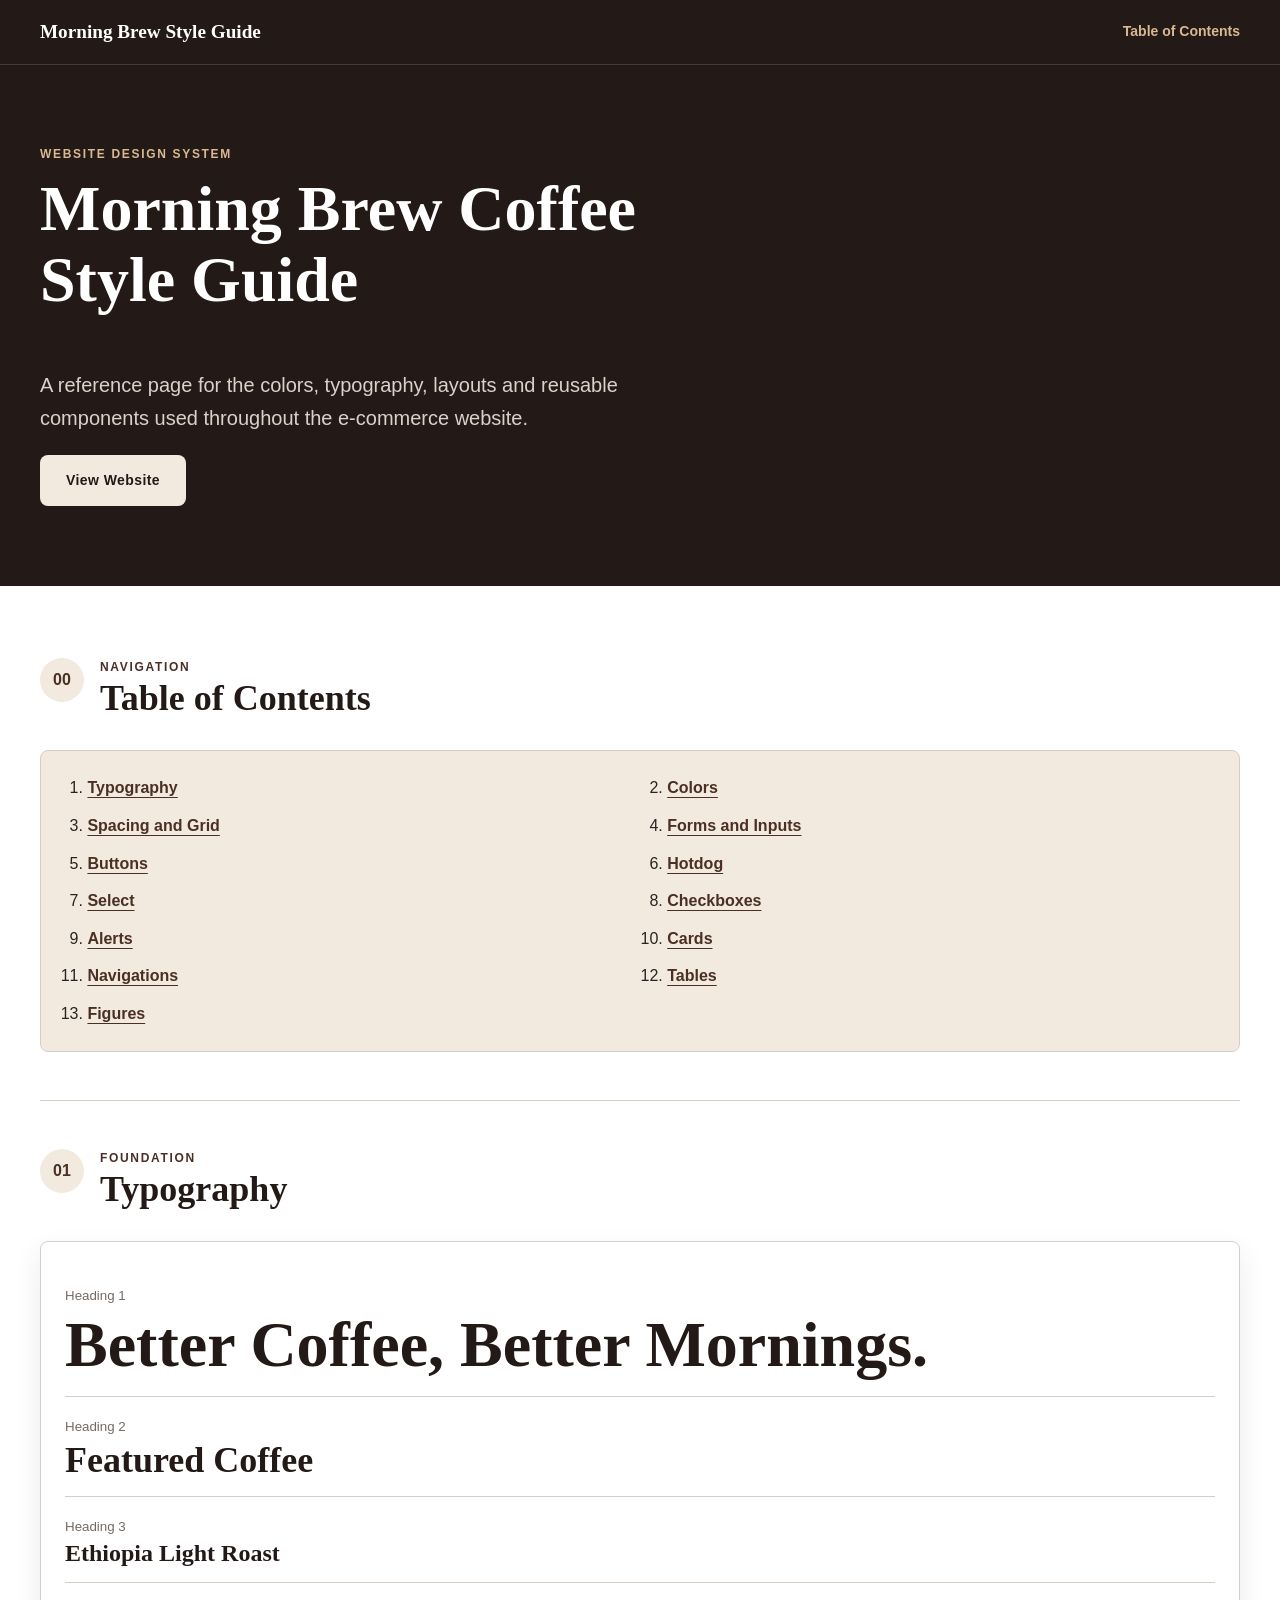
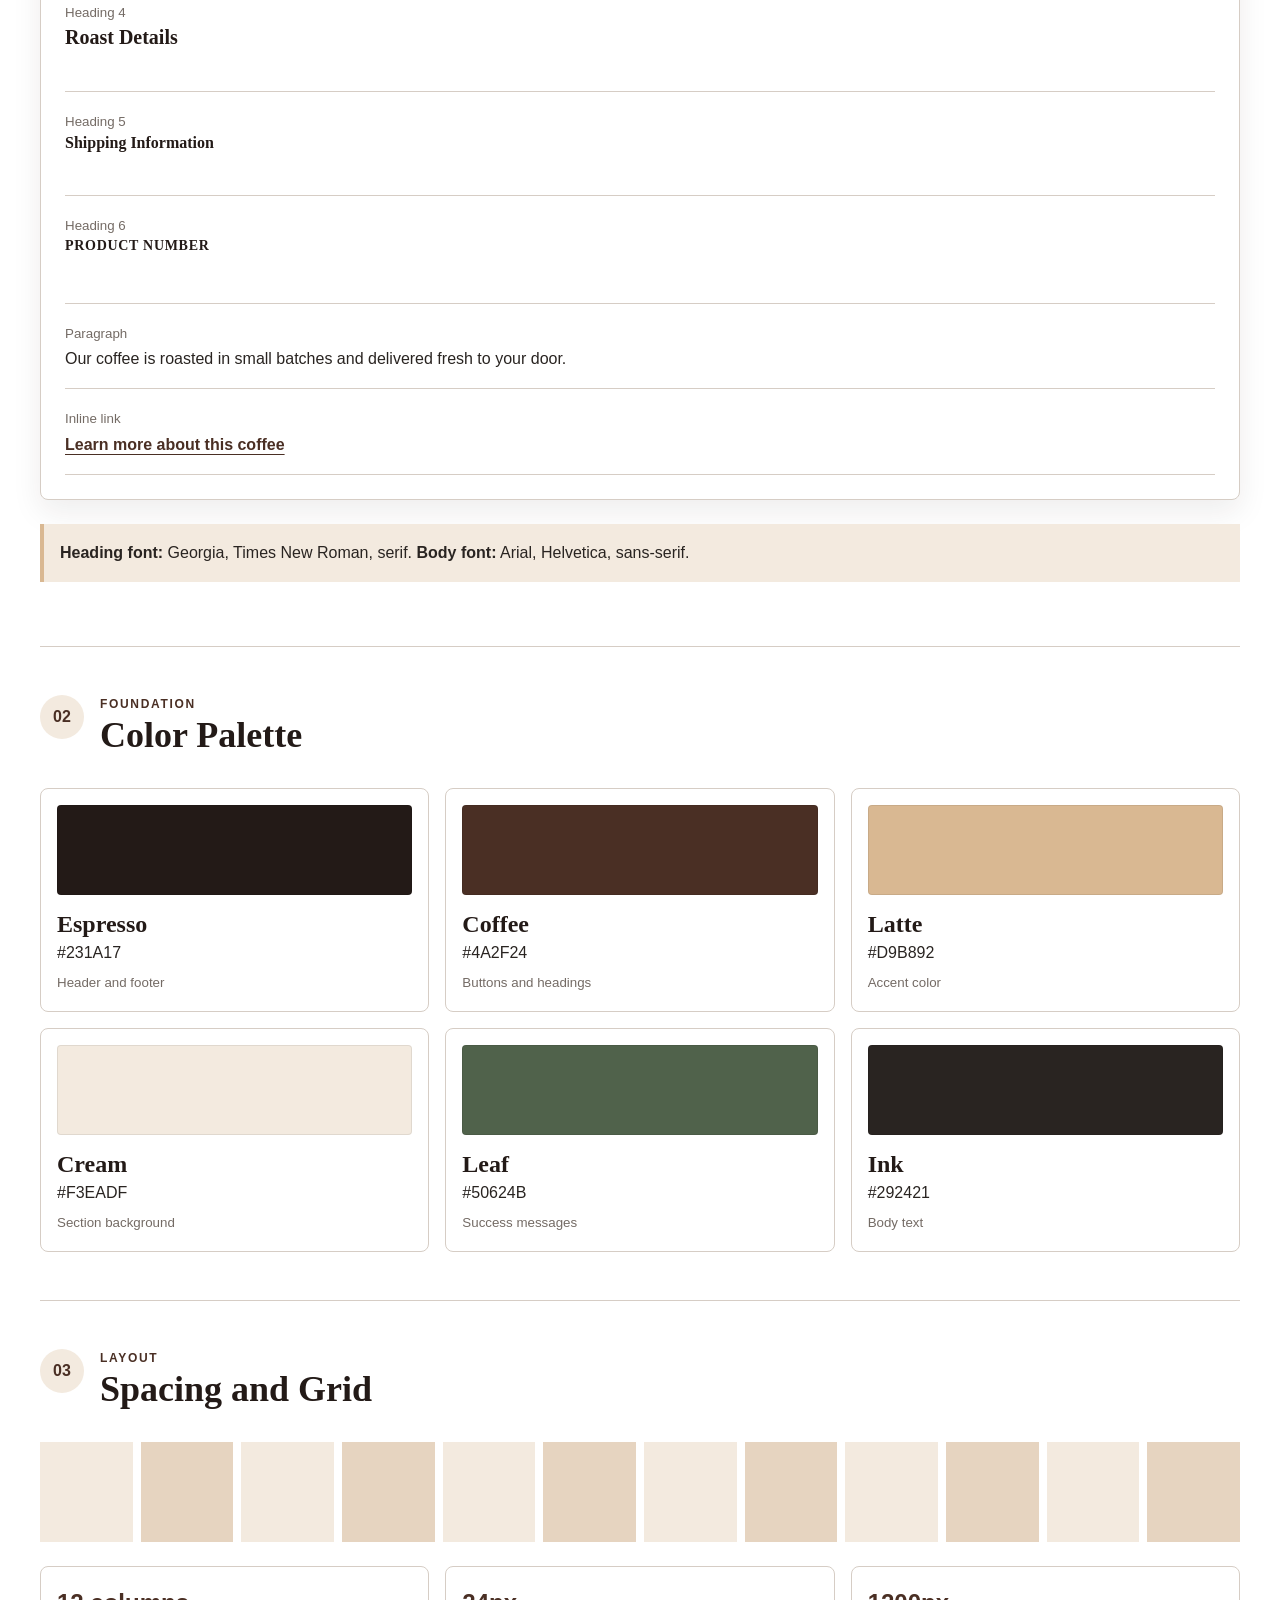
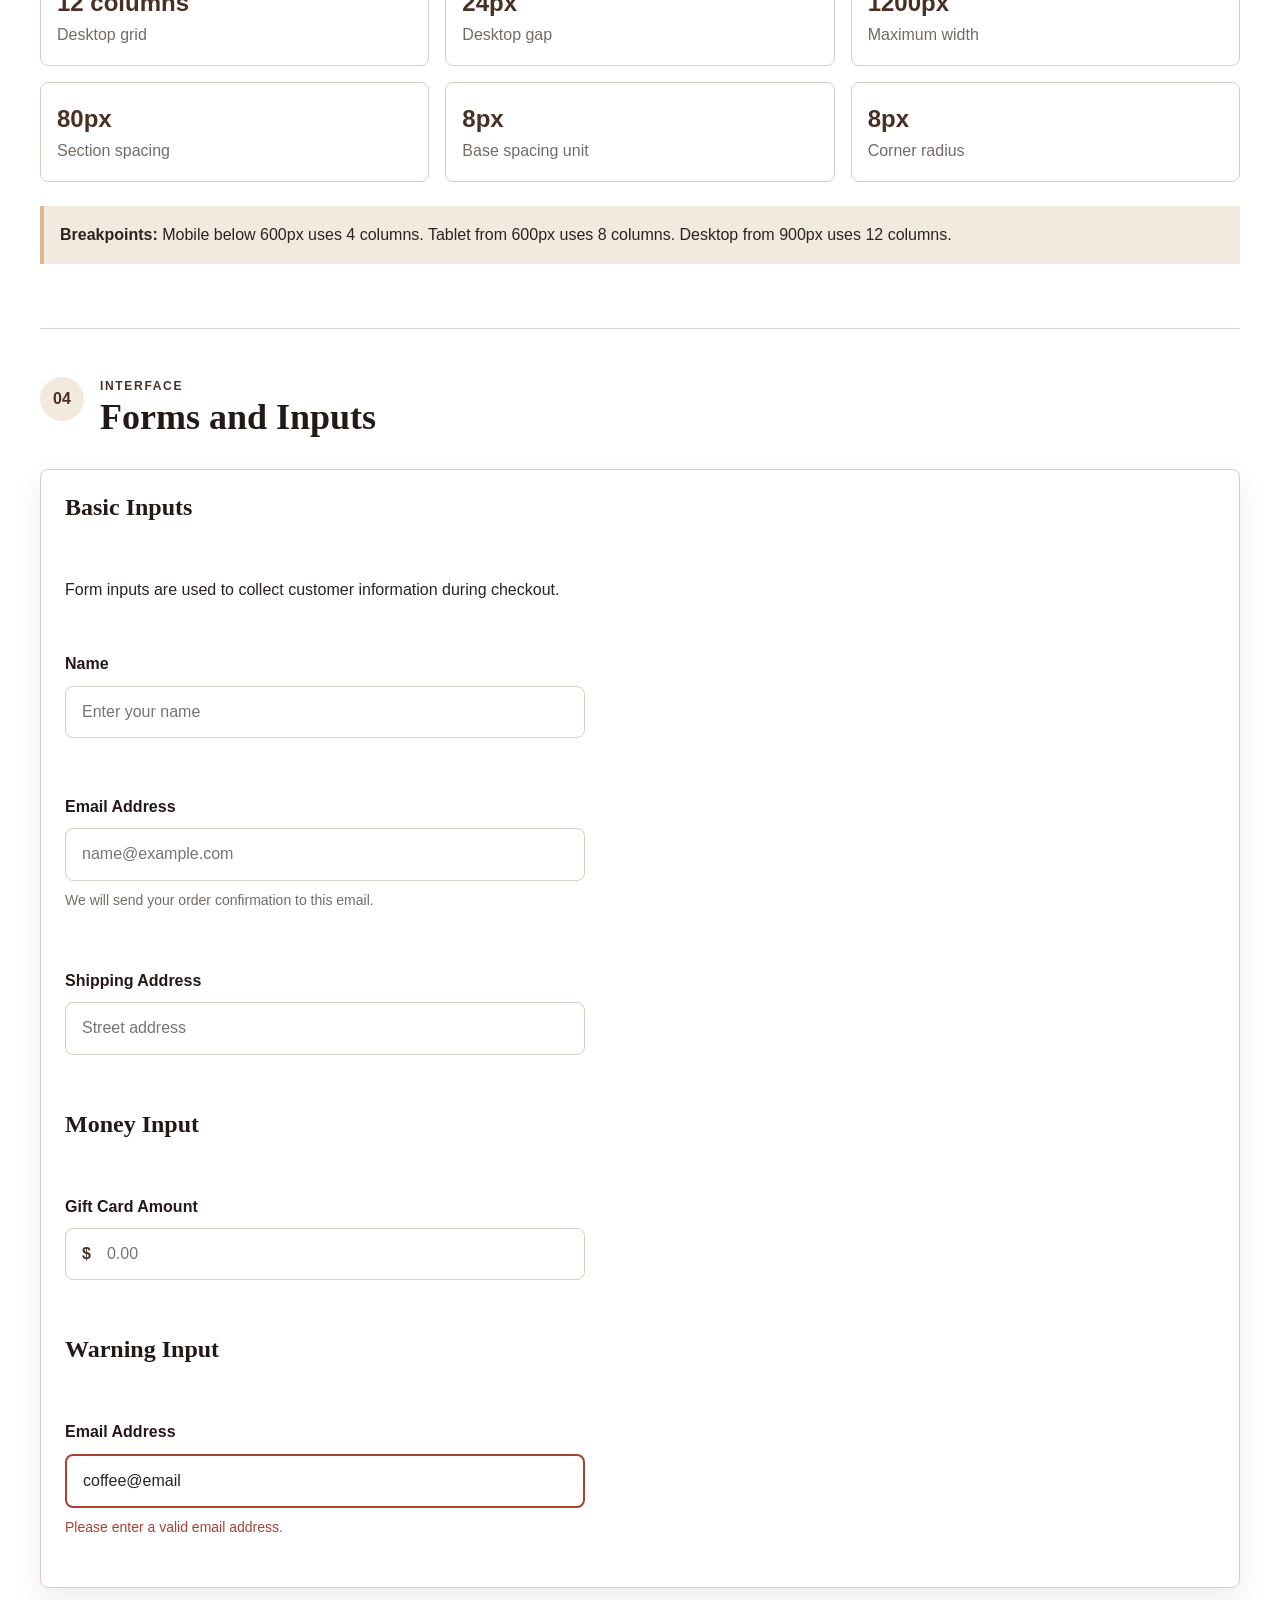
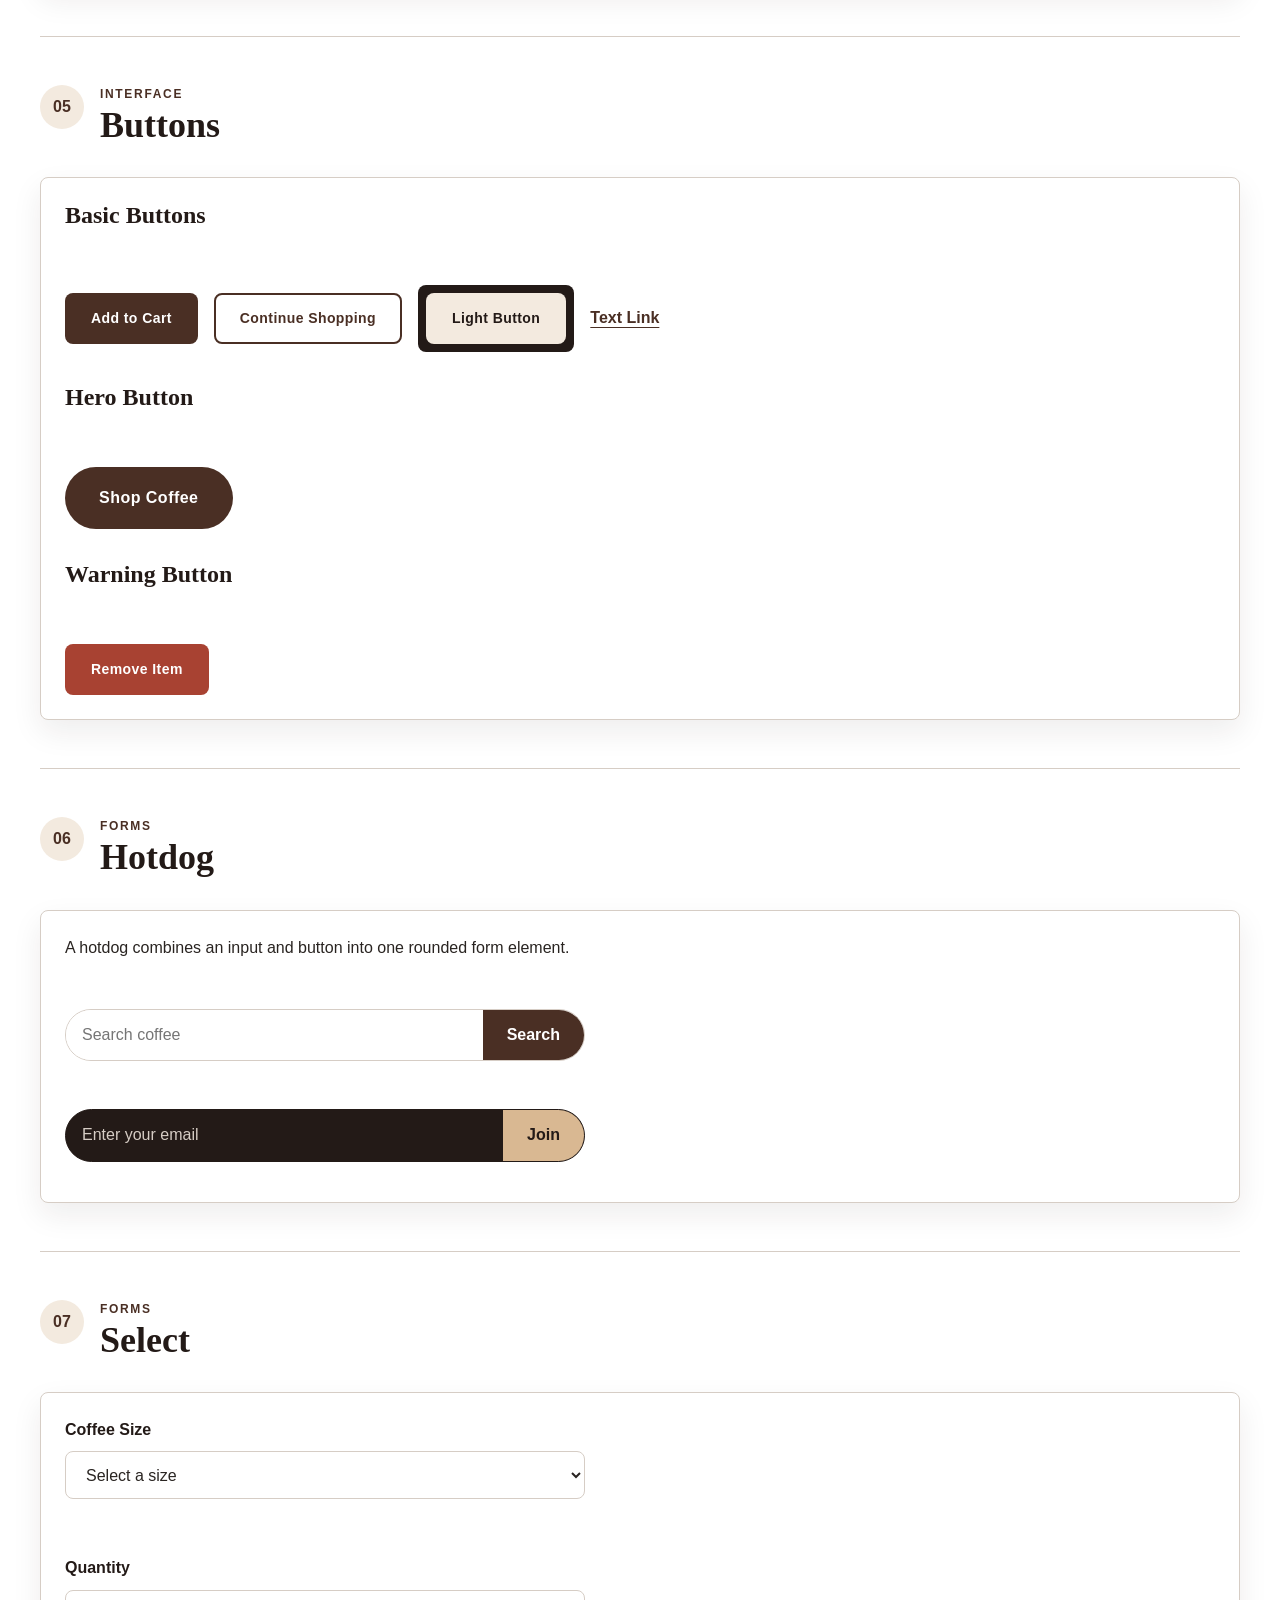
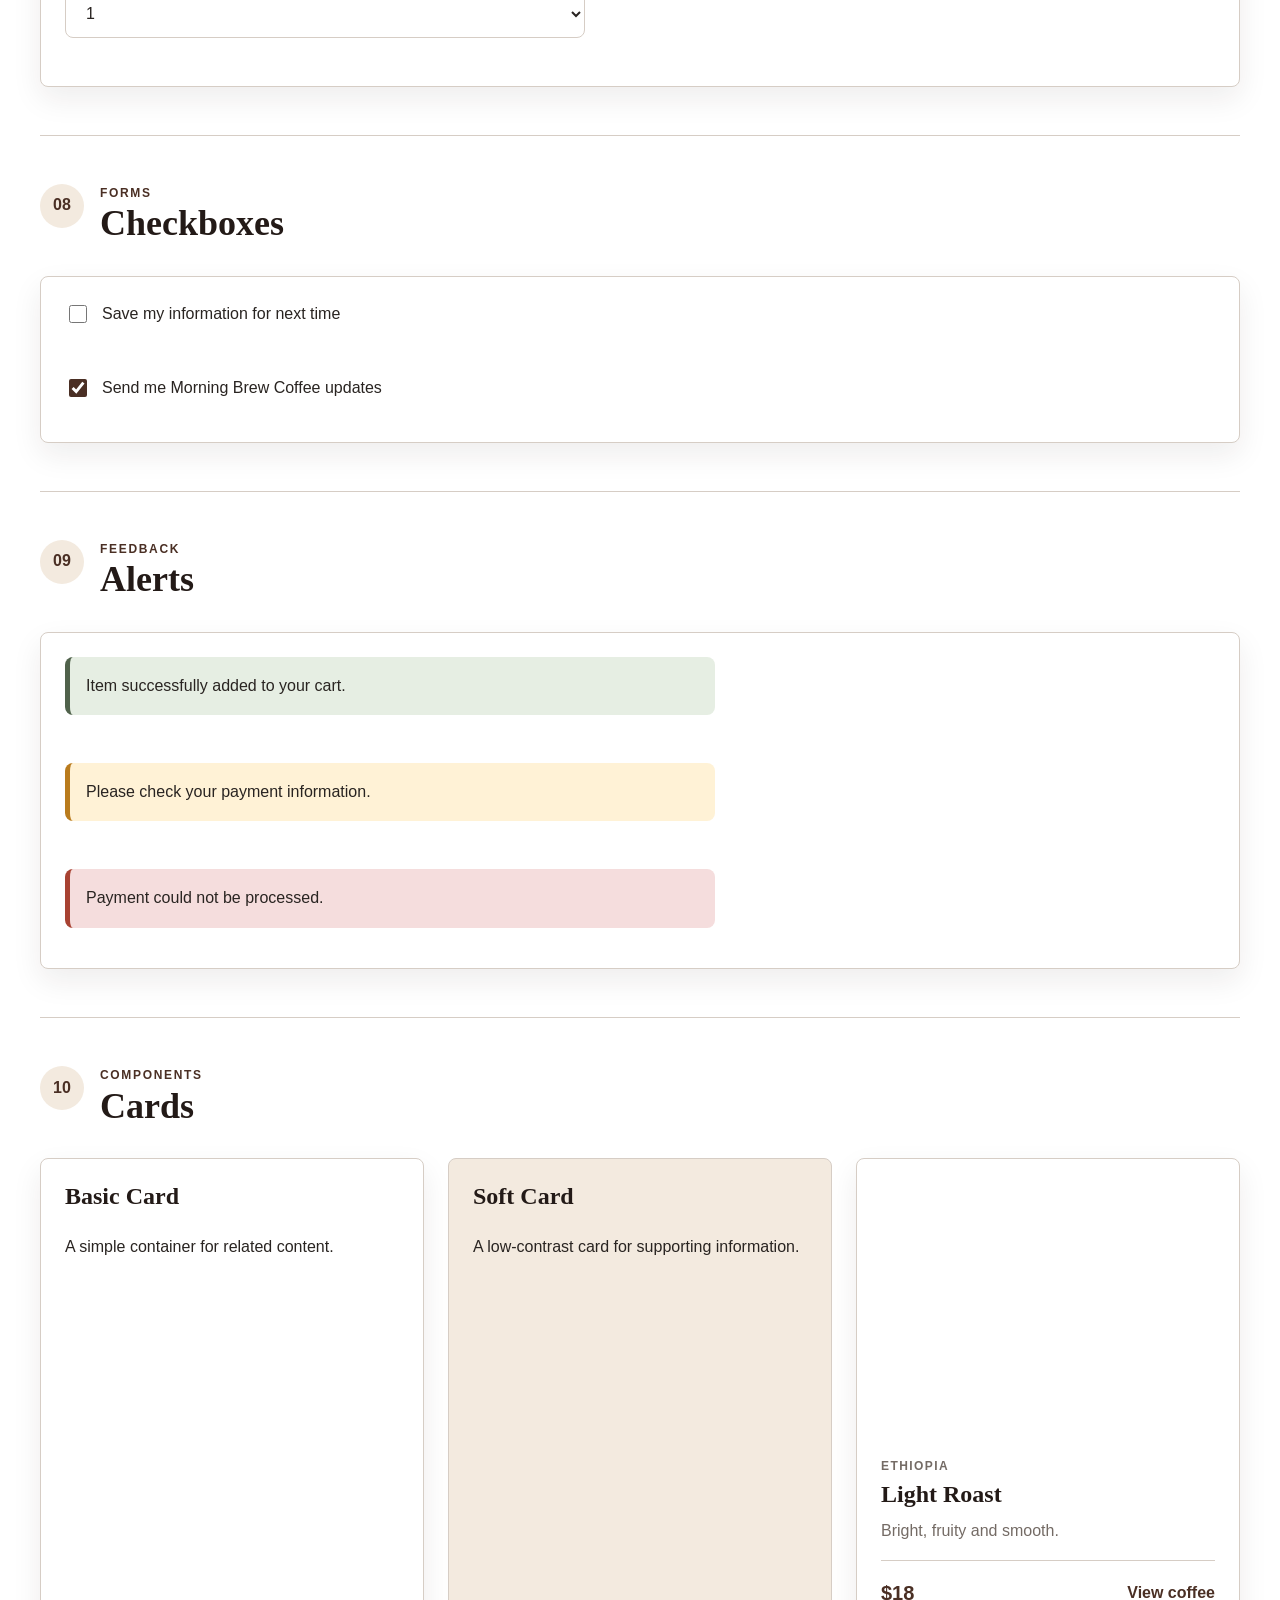
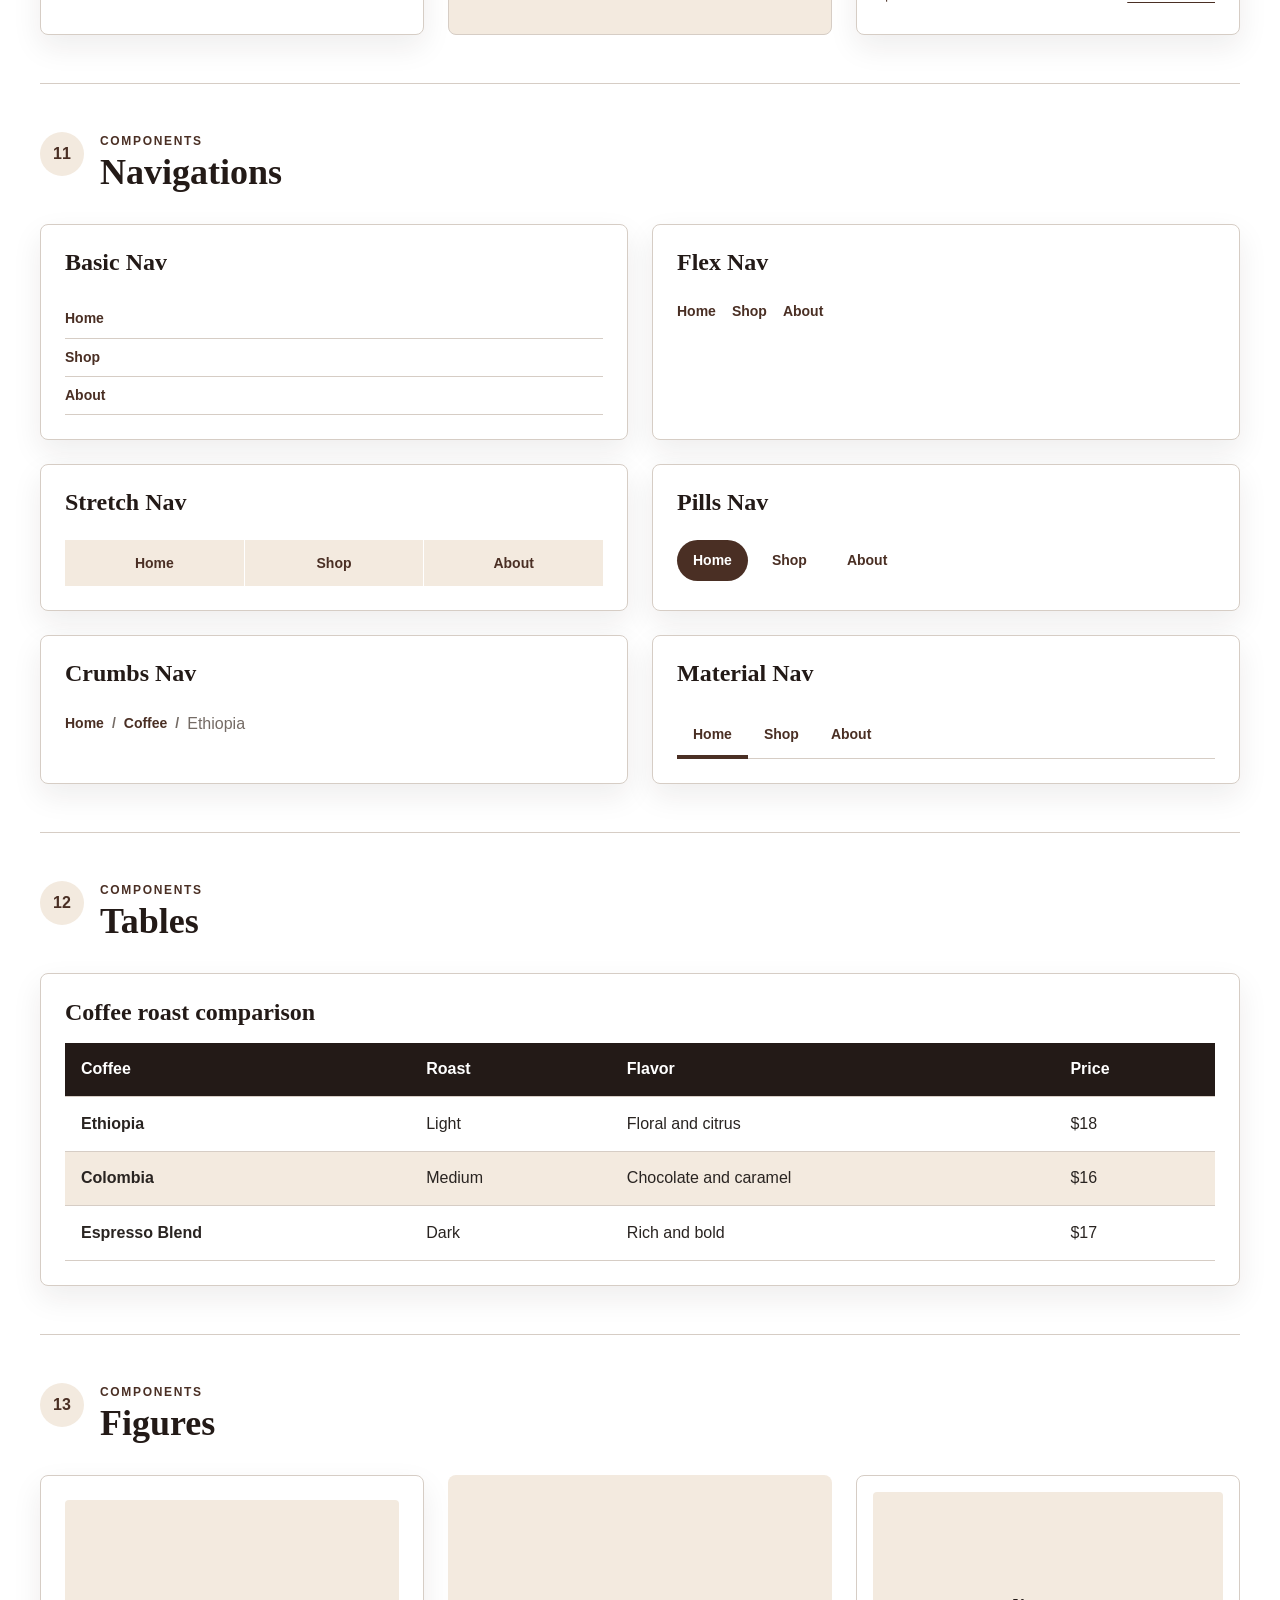
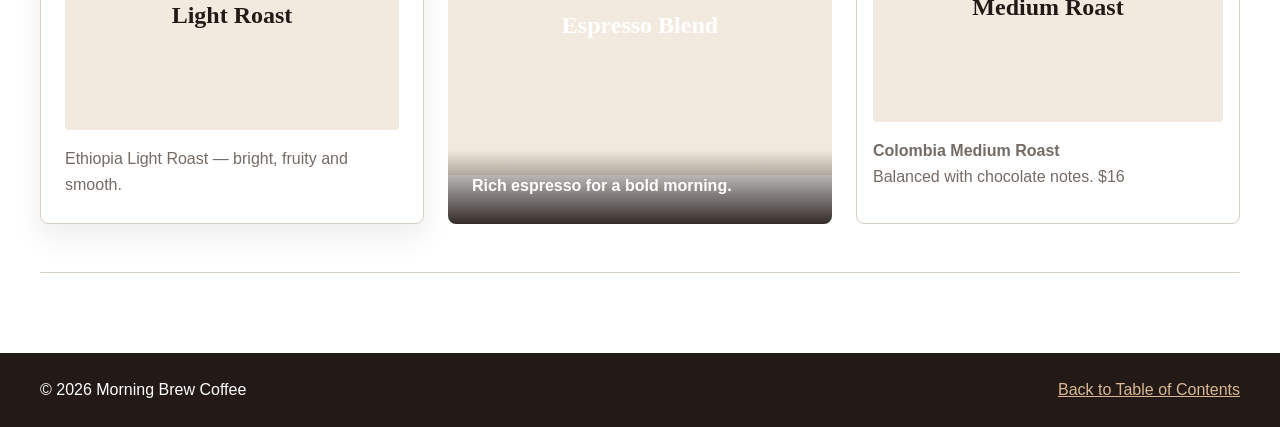
<file: hu.ken/styleguide/index.html>
<!DOCTYPE html>
<html lang="en">

<head>
    <meta charset="UTF-8">
    <meta name="viewport" content="width=device-width, initial-scale=1.0">

    <title>Morning Brew Coffee Style Guide</title>

    <link rel="stylesheet" href="../lib/css/styleguide.css">
    <link rel="stylesheet" href="../css/storetheme.css">
</head>


<body class="style-guide-page">

    <header class="style-guide-header">
        <div class="container style-guide-header-layout">

            <a class="style-guide-brand" href="../index.html">
                Morning Brew Style Guide
            </a>

            <nav class="nav nav-flex" aria-label="Style guide navigation">
                <a href="#table-of-contents">Table of Contents</a>
            </nav>

        </div>
    </header>


    <main>

        <!-- HERO -->

        <section class="style-guide-hero">
            <div class="container">

                <p class="eyebrow eyebrow-light">Website design system</p>

                <h1>
                    Morning Brew Coffee<br>
                    Style Guide
                </h1>

                <p>
                    A reference page for the colors, typography, layouts
                    and reusable components used throughout the e-commerce website.
                </p>

                <a class="button button-light" href="../index.html">
                    View Website
                </a>

            </div>
        </section>


        <div class="container style-guide-main">


            <!-- TABLE OF CONTENTS -->

            <section class="guide-section" id="table-of-contents">

                <div class="guide-title">
                    <span>00</span>

                    <div>
                        <p class="eyebrow">Navigation</p>
                        <h2>Table of Contents</h2>
                    </div>
                </div>


                <nav class="toc card" aria-label="Table of contents">

                    <ol>
                        <li><a href="#typography">Typography</a></li>
                        <li><a href="#colors">Colors</a></li>
                        <li><a href="#layout">Spacing and Grid</a></li>
                        <li><a href="#forms">Forms and Inputs</a></li>
                        <li><a href="#buttons">Buttons</a></li>
                        <li><a href="#hotdog">Hotdog</a></li>
                        <li><a href="#select">Select</a></li>
                        <li><a href="#checkboxes">Checkboxes</a></li>
                        <li><a href="#alerts">Alerts</a></li>
                        <li><a href="#cards">Cards</a></li>
                        <li><a href="#navigations">Navigations</a></li>
                        <li><a href="#tables">Tables</a></li>
                        <li><a href="#figures">Figures</a></li>
                    </ol>

                </nav>

            </section>



            <!-- TYPOGRAPHY -->

            <section class="guide-section" id="typography">

                <div class="guide-title">
                    <span>01</span>

                    <div>
                        <p class="eyebrow">Foundation</p>
                        <h2>Typography</h2>
                    </div>
                </div>


                <div class="card type-samples">

                    <div>
                        <small>Heading 1</small>
                        <h1>Better Coffee, Better Mornings.</h1>
                    </div>

                    <div>
                        <small>Heading 2</small>
                        <h2>Featured Coffee</h2>
                    </div>

                    <div>
                        <small>Heading 3</small>
                        <h3>Ethiopia Light Roast</h3>
                    </div>

                    <div>
                        <small>Heading 4</small>
                        <h4>Roast Details</h4>
                    </div>

                    <div>
                        <small>Heading 5</small>
                        <h5>Shipping Information</h5>
                    </div>

                    <div>
                        <small>Heading 6</small>
                        <h6>Product Number</h6>
                    </div>

                    <div>
                        <small>Paragraph</small>

                        <p>
                            Our coffee is roasted in small batches
                            and delivered fresh to your door.
                        </p>
                    </div>

                    <div>
                        <small>Inline link</small>

                        <p>
                            <a class="text-link" href="#">
                                Learn more about this coffee
                            </a>
                        </p>
                    </div>

                </div>


                <p class="guide-note">
                    <strong>Heading font:</strong>
                    Georgia, Times New Roman, serif.

                    <strong>Body font:</strong>
                    Arial, Helvetica, sans-serif.
                </p>

            </section>



            <!-- COLORS -->

            <section class="guide-section" id="colors">

                <div class="guide-title">
                    <span>02</span>

                    <div>
                        <p class="eyebrow">Foundation</p>
                        <h2>Color Palette</h2>
                    </div>
                </div>


                <div class="swatch-grid">

                    <article class="swatch">
                        <div style="background:#231A17"></div>
                        <h3>Espresso</h3>
                        <p>#231A17</p>
                        <small>Header and footer</small>
                    </article>


                    <article class="swatch">
                        <div style="background:#4A2F24"></div>
                        <h3>Coffee</h3>
                        <p>#4A2F24</p>
                        <small>Buttons and headings</small>
                    </article>


                    <article class="swatch">
                        <div style="background:#D9B892"></div>
                        <h3>Latte</h3>
                        <p>#D9B892</p>
                        <small>Accent color</small>
                    </article>


                    <article class="swatch">
                        <div style="background:#F3EADF"></div>
                        <h3>Cream</h3>
                        <p>#F3EADF</p>
                        <small>Section background</small>
                    </article>


                    <article class="swatch">
                        <div style="background:#50624B"></div>
                        <h3>Leaf</h3>
                        <p>#50624B</p>
                        <small>Success messages</small>
                    </article>


                    <article class="swatch">
                        <div style="background:#292421"></div>
                        <h3>Ink</h3>
                        <p>#292421</p>
                        <small>Body text</small>
                    </article>

                </div>

            </section>



            <!-- SPACING AND GRID -->

            <section class="guide-section" id="layout">

                <div class="guide-title">
                    <span>03</span>

                    <div>
                        <p class="eyebrow">Layout</p>
                        <h2>Spacing and Grid</h2>
                    </div>
                </div>


                <div class="grid-demo" aria-label="12 column grid">
                    <i></i>
                    <i></i>
                    <i></i>
                    <i></i>
                    <i></i>
                    <i></i>
                    <i></i>
                    <i></i>
                    <i></i>
                    <i></i>
                    <i></i>
                    <i></i>
                </div>


                <div class="token-grid">

                    <div>
                        <strong>12 columns</strong>
                        <span>Desktop grid</span>
                    </div>

                    <div>
                        <strong>24px</strong>
                        <span>Desktop gap</span>
                    </div>

                    <div>
                        <strong>1200px</strong>
                        <span>Maximum width</span>
                    </div>

                    <div>
                        <strong>80px</strong>
                        <span>Section spacing</span>
                    </div>

                    <div>
                        <strong>8px</strong>
                        <span>Base spacing unit</span>
                    </div>

                    <div>
                        <strong>8px</strong>
                        <span>Corner radius</span>
                    </div>

                </div>


                <p class="guide-note">
                    <strong>Breakpoints:</strong>
                    Mobile below 600px uses 4 columns.
                    Tablet from 600px uses 8 columns.
                    Desktop from 900px uses 12 columns.
                </p>

            </section>



            <!-- FORMS AND INPUTS -->

            <section class="guide-section" id="forms">

                <div class="guide-title">
                    <span>04</span>

                    <div>
                        <p class="eyebrow">Interface</p>
                        <h2>Forms and Inputs</h2>
                    </div>
                </div>


                <div class="card component-stack">

                    <h3>Basic Inputs</h3>

                    <p>
                        Form inputs are used to collect customer
                        information during checkout.
                    </p>


                    <div class="form-control">

                        <label for="customer-name">
                            Name
                        </label>

                        <input
                            class="form-input"
                            id="customer-name"
                            type="text"
                            placeholder="Enter your name"
                        >

                    </div>


                    <div class="form-control">

                        <label for="customer-email">
                            Email Address
                        </label>

                        <input
                            class="form-input"
                            id="customer-email"
                            type="email"
                            placeholder="name@example.com"
                        >

                        <small class="form-help">
                            We will send your order confirmation to this email.
                        </small>

                    </div>


                    <div class="form-control">

                        <label for="shipping-address">
                            Shipping Address
                        </label>

                        <input
                            class="form-input"
                            id="shipping-address"
                            type="text"
                            placeholder="Street address"
                        >

                    </div>



                    <h3>Money Input</h3>

                    <div class="form-control">

                        <label for="gift-amount">
                            Gift Card Amount
                        </label>

                        <div class="money-input">

                            <span>$</span>

                            <input
                                class="form-input"
                                id="gift-amount"
                                type="number"
                                placeholder="0.00"
                            >

                        </div>

                    </div>



                    <h3>Warning Input</h3>

                    <div class="form-control">

                        <label for="warning-email">
                            Email Address
                        </label>

                        <input
                            class="form-input input-warning"
                            id="warning-email"
                            type="email"
                            value="coffee@email"
                        >

                        <small class="warning-text">
                            Please enter a valid email address.
                        </small>

                    </div>

                </div>

            </section>



            <!-- BUTTONS -->

            <section class="guide-section" id="buttons">

                <div class="guide-title">
                    <span>05</span>

                    <div>
                        <p class="eyebrow">Interface</p>
                        <h2>Buttons</h2>
                    </div>
                </div>


                <div class="card component-stack">

                    <h3>Basic Buttons</h3>

                    <div class="component-row">

                        <a class="button button-primary" href="#">
                            Add to Cart
                        </a>

                        <a class="button button-secondary" href="#">
                            Continue Shopping
                        </a>

                        <span class="dark-sample">

                            <a class="button button-light" href="#">
                                Light Button
                            </a>

                        </span>

                        <a class="text-link" href="#">
                            Text Link
                        </a>

                    </div>



                    <h3>Hero Button</h3>

                    <div class="component-row">

                        <a class="button button-hero" href="#">
                            Shop Coffee
                        </a>

                    </div>



                    <h3>Warning Button</h3>

                    <div class="component-row">

                        <button class="button button-warning" type="button">
                            Remove Item
                        </button>

                    </div>

                </div>

            </section>



            <!-- HOTDOG -->

            <section class="guide-section" id="hotdog">

                <div class="guide-title">
                    <span>06</span>

                    <div>
                        <p class="eyebrow">Forms</p>
                        <h2>Hotdog</h2>
                    </div>
                </div>


                <div class="card component-stack">

                    <p>
                        A hotdog combines an input and button
                        into one rounded form element.
                    </p>


                    <form class="hotdog">

                        <input
                            type="search"
                            placeholder="Search coffee"
                            aria-label="Search coffee"
                        >

                        <button type="submit">
                            Search
                        </button>

                    </form>


                    <form class="hotdog hotdog-dark">

                        <input
                            type="email"
                            placeholder="Enter your email"
                            aria-label="Email address"
                        >

                        <button type="submit">
                            Join
                        </button>

                    </form>

                </div>

            </section>



            <!-- SELECT -->

            <section class="guide-section" id="select">

                <div class="guide-title">
                    <span>07</span>

                    <div>
                        <p class="eyebrow">Forms</p>
                        <h2>Select</h2>
                    </div>
                </div>


                <div class="card component-stack">

                    <div class="form-control">

                        <label for="coffee-size">
                            Coffee Size
                        </label>

                        <select
                            class="form-select"
                            id="coffee-size"
                        >

                            <option>Select a size</option>
                            <option>12 oz</option>
                            <option>16 oz</option>
                            <option>20 oz</option>

                        </select>

                    </div>


                    <div class="form-control">

                        <label for="quantity">
                            Quantity
                        </label>

                        <select
                            class="form-select"
                            id="quantity"
                        >

                            <option>1</option>
                            <option>2</option>
                            <option>3</option>
                            <option>4</option>

                        </select>

                    </div>

                </div>

            </section>



            <!-- CHECKBOXES -->

            <section class="guide-section" id="checkboxes">

                <div class="guide-title">
                    <span>08</span>

                    <div>
                        <p class="eyebrow">Forms</p>
                        <h2>Checkboxes</h2>
                    </div>
                </div>


                <div class="card component-stack">

                    <label class="checkbox-control">

                        <input type="checkbox">

                        <span>
                            Save my information for next time
                        </span>

                    </label>


                    <label class="checkbox-control">

                        <input type="checkbox" checked>

                        <span>
                            Send me Morning Brew Coffee updates
                        </span>

                    </label>

                </div>

            </section>



            <!-- ALERTS -->

            <section class="guide-section" id="alerts">

                <div class="guide-title">
                    <span>09</span>

                    <div>
                        <p class="eyebrow">Feedback</p>
                        <h2>Alerts</h2>
                    </div>
                </div>


                <div class="card component-stack">

                    <div class="alert alert-success">
                        Item successfully added to your cart.
                    </div>

                    <div class="alert alert-warning">
                        Please check your payment information.
                    </div>

                    <div class="alert alert-error">
                        Payment could not be processed.
                    </div>

                </div>

            </section>



            <!-- CARDS -->

            <section class="guide-section" id="cards">

                <div class="guide-title">
                    <span>10</span>

                    <div>
                        <p class="eyebrow">Components</p>
                        <h2>Cards</h2>
                    </div>
                </div>


                <div class="component-grid">

                    <article class="card">

                        <h3>Basic Card</h3>

                        <p>
                            A simple container for related content.
                        </p>

                    </article>


                    <article class="card card-soft">

                        <h3>Soft Card</h3>

                        <p>
                            A low-contrast card for supporting information.
                        </p>

                    </article>


                    <article class="card product-card">

                        <div class="product-image roast-light"></div>

                        <p class="product-origin">
                            Ethiopia
                        </p>

                        <h3>
                            Light Roast
                        </h3>

                        <p>
                            Bright, fruity and smooth.
                        </p>

                        <div class="card-footer">

                            <strong>$18</strong>

                            <a class="text-link" href="#">
                                View coffee
                            </a>

                        </div>

                    </article>

                </div>

            </section>



            <!-- NAVIGATIONS -->

            <section class="guide-section" id="navigations">

                <div class="guide-title">
                    <span>11</span>

                    <div>
                        <p class="eyebrow">Components</p>
                        <h2>Navigations</h2>
                    </div>
                </div>


                <div class="nav-examples">

                    <article class="card">

                        <h3>Basic Nav</h3>

                        <nav class="nav nav-basic">
                            <a href="#">Home</a>
                            <a href="#">Shop</a>
                            <a href="#">About</a>
                        </nav>

                    </article>


                    <article class="card">

                        <h3>Flex Nav</h3>

                        <nav class="nav nav-flex">
                            <a href="#">Home</a>
                            <a href="#">Shop</a>
                            <a href="#">About</a>
                        </nav>

                    </article>


                    <article class="card">

                        <h3>Stretch Nav</h3>

                        <nav class="nav nav-stretch">
                            <a href="#">Home</a>
                            <a href="#">Shop</a>
                            <a href="#">About</a>
                        </nav>

                    </article>


                    <article class="card">

                        <h3>Pills Nav</h3>

                        <nav class="nav nav-pills">
                            <a class="active" href="#">Home</a>
                            <a href="#">Shop</a>
                            <a href="#">About</a>
                        </nav>

                    </article>


                    <article class="card">

                        <h3>Crumbs Nav</h3>

                        <nav class="nav nav-crumbs" aria-label="Breadcrumb">
                            <a href="#">Home</a>
                            <a href="#">Coffee</a>
                            <span>Ethiopia</span>
                        </nav>

                    </article>


                    <article class="card">

                        <h3>Material Nav</h3>

                        <nav class="nav nav-material">
                            <a class="active" href="#">Home</a>
                            <a href="#">Shop</a>
                            <a href="#">About</a>
                        </nav>

                    </article>

                </div>

            </section>



            <!-- TABLES -->

            <section class="guide-section" id="tables">

                <div class="guide-title">
                    <span>12</span>

                    <div>
                        <p class="eyebrow">Components</p>
                        <h2>Tables</h2>
                    </div>
                </div>


                <div class="table-wrap card">

                    <table>

                        <caption>
                            Coffee roast comparison
                        </caption>


                        <thead>

                            <tr>
                                <th scope="col">Coffee</th>
                                <th scope="col">Roast</th>
                                <th scope="col">Flavor</th>
                                <th scope="col">Price</th>
                            </tr>

                        </thead>


                        <tbody>

                            <tr>
                                <th scope="row">Ethiopia</th>
                                <td>Light</td>
                                <td>Floral and citrus</td>
                                <td>$18</td>
                            </tr>

                            <tr>
                                <th scope="row">Colombia</th>
                                <td>Medium</td>
                                <td>Chocolate and caramel</td>
                                <td>$16</td>
                            </tr>

                            <tr>
                                <th scope="row">Espresso Blend</th>
                                <td>Dark</td>
                                <td>Rich and bold</td>
                                <td>$17</td>
                            </tr>

                        </tbody>

                    </table>

                </div>

            </section>



            <!-- FIGURES -->

            <section class="guide-section" id="figures">

                <div class="guide-title">
                    <span>13</span>

                    <div>
                        <p class="eyebrow">Components</p>
                        <h2>Figures</h2>
                    </div>
                </div>


                <div class="figure-grid">

                    <figure class="figure card">

                        <div class="figure-image roast-light">
                            <span>Light Roast</span>
                        </div>

                        <figcaption>
                            Ethiopia Light Roast — bright, fruity and smooth.
                        </figcaption>

                    </figure>


                    <figure class="figure figure-overlay">

                        <div class="figure-image roast-dark">
                            <span>Espresso Blend</span>
                        </div>

                        <figcaption>
                            Rich espresso for a bold morning.
                        </figcaption>

                    </figure>


                    <figure class="figure figure-product">

                        <div class="figure-image roast-medium">
                            <span>Medium Roast</span>
                        </div>

                        <figcaption>
                            <strong>Colombia Medium Roast</strong>
                            <br>
                            Balanced with chocolate notes. $16
                        </figcaption>

                    </figure>

                </div>

            </section>


        </div>

    </main>



    <footer class="site-footer">

        <div class="container footer-layout">

            <p>
                &copy; 2026 Morning Brew Coffee
            </p>

            <a href="#table-of-contents">
                Back to Table of Contents
            </a>

        </div>

    </footer>


</body>

</html>
</file>
<file: hu.ken/lib/css/styleguide.css>
/* Morning Brew Coffee Style Guide */

*, *::before, *::after { box-sizing: border-box; }

:root {
    --color-espresso: #231a17;
    --color-coffee: #4a2f24;
    --color-latte: #d9b892;
    --color-cream: #f3eadf;
    --color-leaf: #50624b;
    --color-ink: #292421;
    --color-muted: #746b65;
    --color-line: #d6cdc5;
    --color-white: #ffffff;

    --font-heading: Georgia, "Times New Roman", serif;
    --font-body: Arial, Helvetica, sans-serif;

    --text-xs: 0.75rem;
    --text-sm: 0.875rem;
    --text-base: 1rem;
    --text-lg: 1.25rem;
    --text-xl: 1.5rem;
    --text-2xl: 2.25rem;
    --text-3xl: 3rem;
    --text-display: 4rem;

    --space-1: 0.5rem;
    --space-2: 1rem;
    --space-3: 1.5rem;
    --space-4: 2rem;
    --space-5: 3rem;
    --space-6: 5rem;

    --radius-sm: 4px;
    --radius-md: 8px;
    --shadow-card: 0 12px 30px rgba(35, 26, 23, 0.08);
    --container-max: 1200px;
}

html { scroll-behavior: smooth; }
body { margin: 0; color: var(--color-ink); background: var(--color-white); font: 400 var(--text-base)/1.65 var(--font-body); }
h1, h2, h3, h4, h5, h6, p { margin-top: 0; }
h1, h2, h3, h4, h5, h6 { color: var(--color-espresso); font-family: var(--font-heading); line-height: 1.12; }
h1 { font-size: clamp(2.75rem, 7vw, var(--text-display)); }
h2 { font-size: clamp(2rem, 4vw, var(--text-2xl)); }
h3 { font-size: var(--text-xl); }
h4 { font-size: 1.25rem; }
h5 { font-size: 1rem; }
h6 { font-size: .875rem; letter-spacing: .05em; text-transform: uppercase; }
a { color: inherit; }
button, input { font: inherit; }

.container { width: min(calc(100% - 2rem), var(--container-max)); margin-inline: auto; }
.grid-12 { display: grid; grid-template-columns: repeat(4, minmax(0, 1fr)); gap: var(--space-2); }
.section { padding-block: var(--space-6); }
.eyebrow { margin-bottom: var(--space-1); color: var(--color-coffee); font-size: var(--text-xs); font-weight: 700; letter-spacing: 0.14em; text-transform: uppercase; }
.eyebrow-light { color: var(--color-latte); }
.sr-only { position: absolute; width: 1px; height: 1px; padding: 0; overflow: hidden; clip: rect(0,0,0,0); white-space: nowrap; border: 0; }

.button { display: inline-flex; min-height: 44px; align-items: center; justify-content: center; padding: 0.75rem 1.5rem; border: 2px solid transparent; border-radius: var(--radius-md); font-size: var(--text-sm); font-weight: 700; letter-spacing: 0.03em; text-decoration: none; cursor: pointer; transition: background-color 160ms ease, color 160ms ease, transform 160ms ease; }
.button:hover { transform: translateY(-2px); }
.button-primary { background: var(--color-coffee); color: var(--color-white); }
.button-primary:hover { background: var(--color-espresso); }
.button-secondary { border-color: var(--color-coffee); color: var(--color-coffee); background: transparent; }
.button-secondary:hover { background: var(--color-cream); }
.button-light { background: var(--color-cream); color: var(--color-espresso); }
.text-link { color: var(--color-coffee); font-weight: 700; text-underline-offset: 0.25rem; }

.card { padding: var(--space-3); border: 1px solid var(--color-line); border-radius: var(--radius-md); background: var(--color-white); box-shadow: var(--shadow-card); }
input { width: 100%; min-height: 48px; padding: 0.75rem 1rem; border: 1px solid var(--color-line); border-radius: var(--radius-md); color: var(--color-ink); background: var(--color-white); }
input:focus { outline: 3px solid rgba(217,184,146,.45); border-color: var(--color-coffee); }

@media (min-width: 600px) {
    .container { width: min(calc(100% - 3rem), var(--container-max)); }
    .grid-12 { grid-template-columns: repeat(8, minmax(0, 1fr)); gap: var(--space-3); }
}

@media (min-width: 900px) {
    .grid-12 { grid-template-columns: repeat(12, minmax(0, 1fr)); }
}

/* ========================================
   FORM COMPONENTS
======================================== */

.form-control {
    margin-bottom: var(--space-3);
}

.form-control label {
    display: block;
    margin-bottom: var(--space-1);
    color: var(--color-espresso);
    font-weight: 700;
}

.form-input,
.form-select {
    width: 100%;
    max-width: 520px;
    min-height: 48px;
    padding: 0.75rem 1rem;
    border: 1px solid var(--color-line);
    border-radius: var(--radius-md);
    background: var(--color-white);
    color: var(--color-ink);
    font: inherit;
}

.form-input:focus,
.form-select:focus {
    outline: 3px solid rgba(217, 184, 146, 0.45);
    border-color: var(--color-coffee);
}

.form-help {
    display: block;
    margin-top: var(--space-1);
    color: var(--color-muted);
    font-size: var(--text-sm);
}


/* MONEY INPUT */

.money-input {
    display: flex;
    align-items: center;
    width: 100%;
    max-width: 520px;
    border: 1px solid var(--color-line);
    border-radius: var(--radius-md);
    background: var(--color-white);
}

.money-input span {
    padding-left: 1rem;
    color: var(--color-coffee);
    font-weight: 700;
}

.money-input .form-input {
    border: 0;
    max-width: none;
}

.money-input .form-input:focus {
    outline: none;
}


/* WARNING INPUT */

.input-warning {
    border: 2px solid #a84232;
}

.warning-text {
    display: block;
    margin-top: var(--space-1);
    color: #a84232;
    font-size: var(--text-sm);
}


/* BUTTON VARIATIONS */

.button-hero {
    padding: 1rem 2rem;
    border-radius: 999px;
    background: var(--color-coffee);
    color: var(--color-white);
    font-size: var(--text-base);
}

.button-hero:hover {
    background: var(--color-espresso);
}

.button-warning {
    background: #a84232;
    color: var(--color-white);
}

.button-warning:hover {
    background: #863328;
}


/* HOTDOG */

.hotdog {
    display: flex;
    width: 100%;
    max-width: 520px;
    margin-bottom: var(--space-2);
    overflow: hidden;
    border: 1px solid var(--color-line);
    border-radius: 999px;
    background: var(--color-white);
}

.hotdog input {
    flex: 1;
    min-width: 0;
    border: 0;
    border-radius: 0;
    outline: none;
}

.hotdog input:focus {
    outline: none;
    border: 0;
}

.hotdog button {
    padding: 0.75rem 1.5rem;
    border: 0;
    background: var(--color-coffee);
    color: var(--color-white);
    font: inherit;
    font-weight: 700;
    cursor: pointer;
}

.hotdog-dark {
    border-color: var(--color-espresso);
    background: var(--color-espresso);
}

.hotdog-dark input {
    background: var(--color-espresso);
    color: var(--color-white);
}

.hotdog-dark input::placeholder {
    color: var(--color-line);
}

.hotdog-dark button {
    background: var(--color-latte);
    color: var(--color-espresso);
}


/* SELECT */

.form-select {
    appearance: auto;
}


/* CHECKBOXES */

.checkbox-control {
    display: flex;
    align-items: center;
    gap: 0.75rem;
    margin-bottom: var(--space-2);
}

.checkbox-control input {
    width: 18px;
    min-height: auto;
    height: 18px;
    accent-color: var(--color-coffee);
}


/* ALERTS */

.alert {
    max-width: 650px;
    padding: var(--space-2);
    margin-bottom: var(--space-2);
    border-radius: var(--radius-md);
}

.alert-success {
    border-left: 5px solid var(--color-leaf);
    background: #e6eee3;
}

.alert-warning {
    border-left: 5px solid #b97b1d;
    background: #fff2d6;
}

.alert-error {
    border-left: 5px solid #a84232;
    background: #f5dddd;
}
</file>
<file: hu.ken/css/storetheme.css>
/* Morning Brew Coffee page styles */

.navbar { position: sticky; top: 0; z-index: 10; border-bottom: 1px solid var(--color-line); background: rgba(255,255,255,.96); }
.navbar-layout { display: flex; min-height: 72px; align-items: center; justify-content: space-between; gap: var(--space-2); }
.brand { color: var(--color-espresso); font-family: var(--font-heading); font-size: 1.35rem; font-weight: 700; text-decoration: none; }
.site-nav { display: none; align-items: center; gap: var(--space-3); }
.site-nav a { color: var(--color-ink); font-size: var(--text-sm); font-weight: 700; text-decoration: none; }
.site-nav a:hover { color: var(--color-coffee); }
.site-nav .cart-link { padding: .5rem .8rem; border-radius: var(--radius-sm); background: var(--color-cream); }

.hero { overflow: hidden; padding-block: clamp(4rem, 10vw, 7.5rem); background: var(--color-cream); }
.hero-grid { align-items: center; }
.hero-content { grid-column: 1 / -1; }
.hero-copy { max-width: 36rem; margin-bottom: var(--space-3); color: var(--color-muted); font-size: var(--text-lg); }
.hero-art { display: none; position: relative; min-height: 360px; align-items: center; justify-content: center; }
.saucer { display: grid; width: 300px; height: 300px; place-items: center; border-radius: 50%; background: var(--color-white); box-shadow: 0 28px 55px rgba(35,26,23,.18); transform: rotate(-8deg); }
.cup { display: grid; width: 205px; height: 205px; place-items: center; border: 18px solid var(--color-latte); border-radius: 50%; background: var(--color-white); }
.coffee { width: 145px; height: 145px; border-radius: 50%; background: radial-gradient(circle at 35% 30%, #6f4938 0 12%, var(--color-coffee) 45%, var(--color-espresso) 100%); }

.section-heading { max-width: 650px; margin: 0 auto var(--space-4); text-align: center; }
.section-heading > p:last-child { color: var(--color-muted); }
.product-grid { display: grid; gap: var(--space-3); }
.product-card { display: flex; flex-direction: column; min-height: 100%; }
.product-image { aspect-ratio: 4/3; margin-bottom: var(--space-3); border-radius: var(--radius-sm); background-color: var(--color-cream); }
.product-image::before { content: ""; display: block; width: 42%; aspect-ratio: 1; margin: 12% auto 0; border: 14px solid rgba(255,255,255,.74); border-radius: 50%; background: var(--color-coffee); box-shadow: 0 12px 22px rgba(35,26,23,.16); }
.roast-light { background: #efe0c9; }.roast-light::before { background: #8e5b3d; }
.roast-medium { background: #dec6a8; }.roast-medium::before { background: #62402f; }
.roast-dark { background: #c3aa95; }.roast-dark::before { background: #2f211c; }
.product-origin { margin-bottom: .25rem; color: var(--color-muted); font-size: var(--text-xs); font-weight: 700; letter-spacing: .12em; text-transform: uppercase; }
.product-card h3 { margin-bottom: .6rem; }
.product-card > p:not(.product-origin) { color: var(--color-muted); }
.card-footer { display: flex; align-items: center; justify-content: space-between; margin-top: auto; padding-top: var(--space-2); border-top: 1px solid var(--color-line); }
.card-footer strong { color: var(--color-coffee); font-size: var(--text-lg); }

.sale { padding-block: var(--space-5); background: var(--color-espresso); color: var(--color-white); }
.sale h2 { margin-bottom: 0; color: var(--color-white); }
.sale p { margin-bottom: 0; }
.sale-layout { display: grid; align-items: center; gap: var(--space-3); }

.about { background: #fffdf9; }
.about-grid { align-items: center; }
.about-art { grid-column: 1 / -1; display: grid; min-height: 340px; place-content: center; gap: var(--space-2); border-radius: var(--radius-md); background: var(--color-coffee); color: var(--color-white); text-align: center; }
.about-art span { display: block; font-family: var(--font-heading); font-size: clamp(1.5rem,4vw,2.6rem); }
.about-art span:nth-child(2) { color: var(--color-latte); }
.about-copy { grid-column: 1 / -1; }
.about-copy p:not(.eyebrow) { color: var(--color-muted); }

.newsletter { background: var(--color-cream); text-align: center; }
.newsletter-inner { max-width: 690px; }
.newsletter-inner > p:not(.eyebrow) { color: var(--color-muted); }
.newsletter-form { display: grid; gap: var(--space-1); max-width: 560px; margin: var(--space-3) auto 0; }
.site-footer { padding-block: var(--space-3); background: var(--color-espresso); color: var(--color-white); }
.footer-layout { display: flex; flex-wrap: wrap; align-items: center; justify-content: space-between; gap: var(--space-2); }
.footer-layout p { margin-bottom: 0; }.footer-layout a { color: var(--color-latte); }

/* Style guide page */
.style-guide-header { position:sticky; top:0; z-index:20; background:var(--color-espresso); color:var(--color-white); border-bottom:1px solid rgba(255,255,255,.15); }
.style-guide-header-layout { display:flex; min-height:64px; align-items:center; justify-content:space-between; gap:var(--space-2); }
.style-guide-brand { color:var(--color-white); font-family:var(--font-heading); font-size:1.2rem; font-weight:700; text-decoration:none; }
.style-guide-header .nav a { color:var(--color-latte); }
.style-guide-hero { padding-block: var(--space-6); background: var(--color-espresso); color: var(--color-white); }
.style-guide-hero h1 { color: var(--color-white); }.style-guide-hero > .container > p:not(.eyebrow) { max-width: 650px; color: #ddd0c9; font-size: var(--text-lg); }
.style-guide-main { padding-block: var(--space-3) var(--space-6); }
.guide-section { padding-block: var(--space-5); border-bottom: 1px solid var(--color-line); }
.guide-title { display: flex; align-items: flex-start; gap: var(--space-2); margin-bottom: var(--space-4); }
.guide-title > span { display: grid; width: 44px; height: 44px; place-items: center; border-radius: 50%; background: var(--color-cream); color: var(--color-coffee); font-weight: 700; }
.guide-title h2, .guide-title p { margin-bottom: 0; }
.toc { background:var(--color-cream); box-shadow:none; }
.toc ol { display:grid; grid-template-columns:repeat(2,minmax(0,1fr)); gap:.7rem 2rem; margin:0; padding-left:1.4rem; }
.toc a { color:var(--color-coffee); font-weight:700; text-underline-offset:.25rem; }
.swatch-grid { display: grid; grid-template-columns: repeat(2,minmax(0,1fr)); gap: var(--space-2); }
.swatch { padding: var(--space-2); border: 1px solid var(--color-line); border-radius: var(--radius-md); }
.swatch > div { height: 90px; margin-bottom: var(--space-2); border-radius: var(--radius-sm); border: 1px solid rgba(0,0,0,.08); }
.swatch h3,.swatch p { margin-bottom: .15rem; }.swatch small { color: var(--color-muted); }
.type-samples > div { padding: var(--space-2) 0; border-bottom: 1px solid var(--color-line); }.type-samples small { color: var(--color-muted); }.type-samples p,.type-samples h1,.type-samples h2,.type-samples h3 { margin-bottom: 0; }
.type-display { color: var(--color-espresso); font: 700 clamp(2.5rem,6vw,4rem)/1 var(--font-heading); }
.guide-note { margin-top: var(--space-3); padding: var(--space-2); border-left: 4px solid var(--color-latte); background: var(--color-cream); }
.grid-demo { display: grid; grid-template-columns: repeat(12,1fr); gap: .5rem; height: 100px; }.grid-demo i { background: var(--color-cream); }.grid-demo i:nth-child(even) { background: #e6d4c0; }
.token-grid { display: grid; grid-template-columns: repeat(2,1fr); gap: var(--space-2); margin-top: var(--space-3); }.token-grid div { padding: var(--space-2); border: 1px solid var(--color-line); border-radius: var(--radius-md); }.token-grid strong,.token-grid span { display:block; }.token-grid strong { color: var(--color-coffee); font-size: var(--text-xl); }.token-grid span { color: var(--color-muted); }
.component-stack { display:grid; gap:var(--space-4); }
.component-row { display: flex; flex-wrap: wrap; align-items: center; gap: var(--space-2); }.dark-sample { display:inline-flex; padding:8px; border-radius:var(--radius-md); background:var(--color-espresso); }.form-demo { max-width: 560px; }.form-demo label,.form-demo small { display:block; }.form-demo label { margin-bottom: .4rem; font-weight:700; }.form-demo small { margin-top:.4rem;color:var(--color-muted); }.component-card { max-width: 360px; }
.component-grid,.nav-examples,.figure-grid { display:grid; gap:var(--space-3); }
.card-soft { background:var(--color-cream); box-shadow:none; }

/* Navigation component variations */
.nav a { color:var(--color-coffee); font-size:var(--text-sm); font-weight:700; text-decoration:none; }
.nav-basic a { display:block; padding:.45rem 0; border-bottom:1px solid var(--color-line); }
.nav-flex { display:flex; flex-wrap:wrap; gap:var(--space-2); }
.nav-stretch { display:flex; }.nav-stretch a { flex:1; padding:.7rem; background:var(--color-cream); text-align:center; }.nav-stretch a + a { border-left:1px solid var(--color-white); }
.nav-pills { display:flex; flex-wrap:wrap; gap:.5rem; }.nav-pills a { padding:.55rem 1rem; border-radius:999px; }.nav-pills a:hover,.nav-pills .active { background:var(--color-coffee); color:var(--color-white); }
.nav-crumbs { display:flex; flex-wrap:wrap; align-items:center; gap:.5rem; }.nav-crumbs a::after { content:"/"; margin-left:.5rem; color:var(--color-muted); }.nav-crumbs span { color:var(--color-muted); }
.nav-material { display:flex; border-bottom:1px solid var(--color-line); }.nav-material a { position:relative; padding:.75rem 1rem; }.nav-material a:hover { background:var(--color-cream); }.nav-material .active::after { content:""; position:absolute; right:0; bottom:-1px; left:0; height:4px; background:var(--color-coffee); }

/* Table component */
.table-wrap { overflow-x:auto; }
table { width:100%; border-collapse:collapse; text-align:left; }
caption { margin-bottom:var(--space-2); color:var(--color-espresso); font:700 var(--text-xl)/1.2 var(--font-heading); text-align:left; }
th,td { padding:.85rem 1rem; border-bottom:1px solid var(--color-line); }
thead th { background:var(--color-espresso); color:var(--color-white); }
tbody tr:nth-child(even) { background:var(--color-cream); }
tbody tr:hover { background:#ead9c6; }

/* Figure component variations */
.figure { margin:0; }
.figure-image { display:grid; min-height:230px; place-items:center; border-radius:var(--radius-sm); background:var(--color-cream); color:var(--color-espresso); font:700 var(--text-xl)/1.2 var(--font-heading); }
.figure figcaption { padding-top:var(--space-2); color:var(--color-muted); }
.figure-overlay { position:relative; overflow:hidden; margin:0; border-radius:var(--radius-md); }
.figure-overlay .figure-image { min-height:300px; border-radius:0; color:var(--color-white); }
.figure-overlay figcaption { position:absolute; right:0; bottom:0; left:0; padding:var(--space-3); background:linear-gradient(transparent,rgba(35,26,23,.92)); color:var(--color-white); font-weight:700; }
.figure-product { margin:0; padding:var(--space-2); border:1px solid var(--color-line); border-radius:var(--radius-md); }

@media (min-width: 600px) {
    .site-nav { display: flex; }
    .product-grid { grid-template-columns: repeat(2,minmax(0,1fr)); }
    .newsletter-form { grid-template-columns: 1fr auto; }
    .swatch-grid { grid-template-columns: repeat(3,minmax(0,1fr)); }
    .token-grid { grid-template-columns: repeat(3,1fr); }
    .component-grid,.nav-examples,.figure-grid { grid-template-columns:repeat(2,minmax(0,1fr)); }
}

@media (min-width: 900px) {
    .hero-content { grid-column: 1 / span 7; }.hero-art { grid-column: 8 / -1; display:flex; }
    .product-grid { grid-template-columns: repeat(3,minmax(0,1fr)); }
    .sale-layout { grid-template-columns: 1.4fr 1fr auto; }
    .about-art { grid-column: 1 / span 6; }.about-copy { grid-column: 8 / -1; }
    .component-grid,.figure-grid { grid-template-columns:repeat(3,minmax(0,1fr)); }
    .nav-examples { grid-template-columns:repeat(2,minmax(0,1fr)); }
}

@media (max-width: 599px) {
    .navbar-layout { align-items:flex-start; flex-direction:column; padding-block:var(--space-2); }
    .site-nav { display:flex; width:100%; flex-wrap:wrap; gap:.75rem 1rem; }
    .site-nav a { font-size:.78rem; }
    .section { padding-block: var(--space-5); }
    .toc ol { grid-template-columns:1fr; }
    .style-guide-header-layout { align-items:flex-start; flex-direction:column; padding-block:var(--space-2); }
}


/* Product preview interaction */

.roast-selector {
    margin-top: 1rem;
    text-align: center;
}

.roast-selector p {
    margin-bottom: 0.75rem;
    color: var(--color-muted);
}

.roast-option {
    padding: 0.6rem 1rem;
    margin: 0.25rem;
    border: 1px solid var(--color-coffee);
    border-radius: var(--radius-sm);
    background: var(--color-white);
    color: var(--color-coffee);
    cursor: pointer;
}

.roast-option:hover,
.roast-option[aria-pressed="true"] {
    background: var(--color-coffee);
    color: var(--color-white);
}


/* Real Coffee Product Images */

.product-image {
    background: transparent !important;
    position: relative;
    overflow: hidden;
}

.product-image::before,
.product-image::after {
    content: none !important;
    display: none !important;
}

.product-image img {
    display: block;
    width: 100%;
    height: 100%;
    object-fit: cover;
    border-radius: 8px;
}



/* Module 12 - Search, Filter and Sort */

.coffee-controls {
    display: grid;
    grid-template-columns: repeat(3, minmax(0, 1fr));
    gap: 20px;
    margin-bottom: 35px;
    align-items: end;
}

.coffee-controls > div {
    min-width: 0;
    margin-bottom: 0 !important;
}

.coffee-controls label {
    display: block;
    font-weight: 600;
    margin-bottom: 8px;
    color: #4b3026;
}

.coffee-controls input,
.coffee-controls select {
    width: 100%;
    min-width: 0;
    box-sizing: border-box;
    padding: 14px;
    border: 1px solid #ddd;
    border-radius: 8px;
    background: #fff;
    font-size: 16px;
}

.coffee-controls input:focus,
.coffee-controls select:focus {
    outline: 2px solid #8b5e4a;
    outline-offset: 2px;
}

/* Responsive layout for mobile */

@media (max-width: 768px) {

    .coffee-controls {
        grid-template-columns: 1fr;
        gap: 15px;
    }

}
</file>
